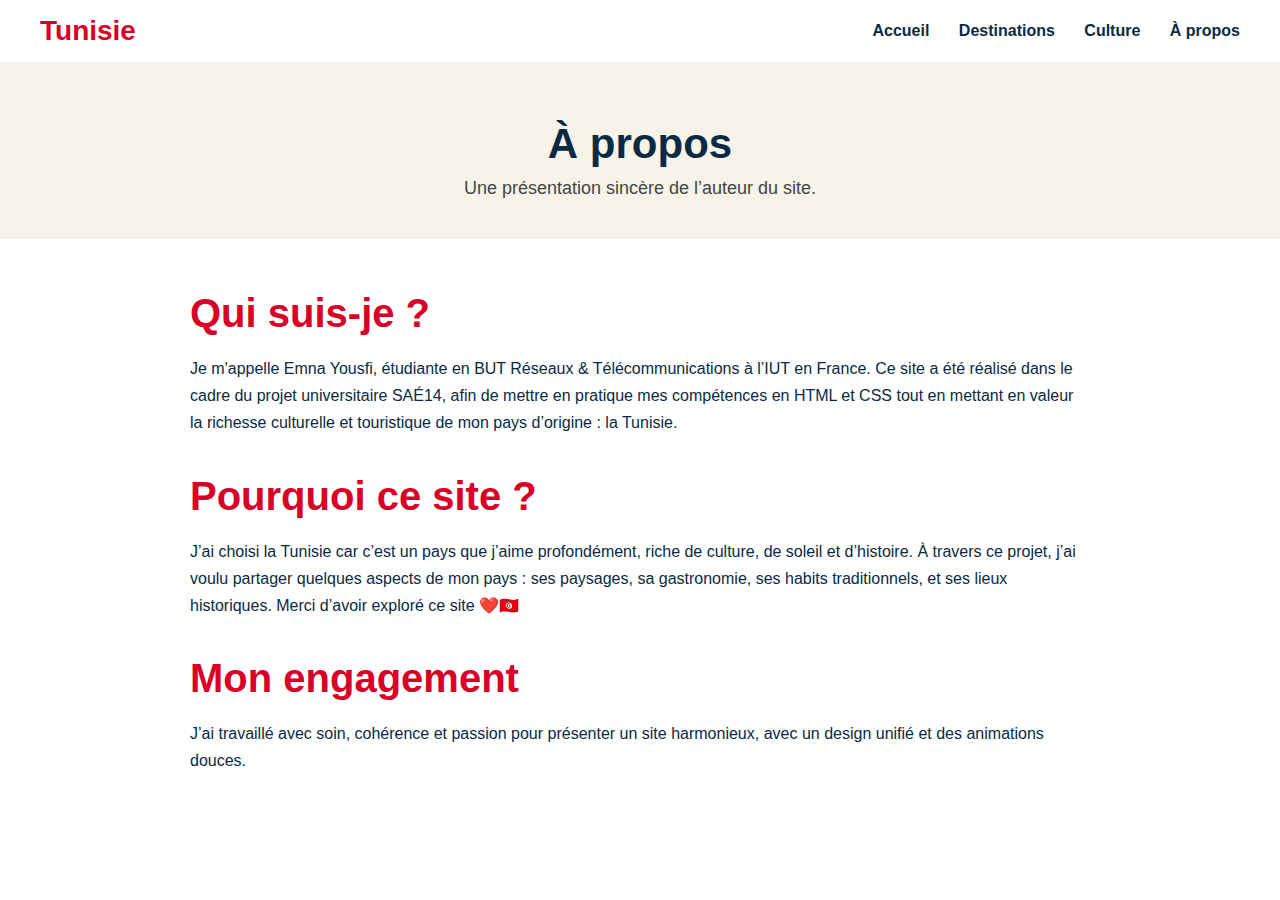
<file: a-propos.html>
<!DOCTYPE html>
<html lang="fr">
<head>
    <meta charset="UTF-8">
    <meta name="viewport" content="width=device-width, initial-scale=1.0">
    <title>À propos</title>
    <link rel="stylesheet" href="style.css">
</head>

<body>

<header>
    <a href="page-accueil.html" class="logo">Tunisie</a>
    <nav>
        <a href="page-accueil.html">Accueil</a>
        <a href="destinations.html">Destinations</a>
        <a href="culture.html">Culture</a>
        <a href="a-propos.html" aria-current="page">À propos</a>
    </nav>
</header>

<main>
<section class="page-header">
    <h1>À propos</h1>
    <p>Une présentation sincère de l’auteur du site.</p>
</section>

<section class="apropos-box">

    <h2>Qui suis-je ?</h2>
    <p>
        Je m'appelle Emna Yousfi, étudiante en BUT Réseaux & Télécommunications à l’IUT en France. Ce site a été réalisé dans le cadre du projet universitaire SAÉ14, afin de mettre en pratique mes compétences en HTML et CSS tout en mettant en valeur la richesse culturelle et touristique de mon pays d’origine : la Tunisie. 
    </p>

    <h2>Pourquoi ce site ?</h2>
    <p>
        J’ai choisi la Tunisie car c’est un pays que j’aime profondément, riche de culture, de soleil et d’histoire. À travers ce projet, j’ai voulu partager quelques aspects de mon pays : ses paysages, sa gastronomie, ses habits traditionnels, et ses lieux historiques. Merci d’avoir exploré ce site ❤️🇹🇳
    </p>

    <h2>Mon engagement</h2>
    <p>
        J’ai travaillé avec soin, cohérence et passion pour présenter un site harmonieux, avec un design unifié et des animations douces. 
    </p>

</section>
</main>

</body>
</html>
</file>
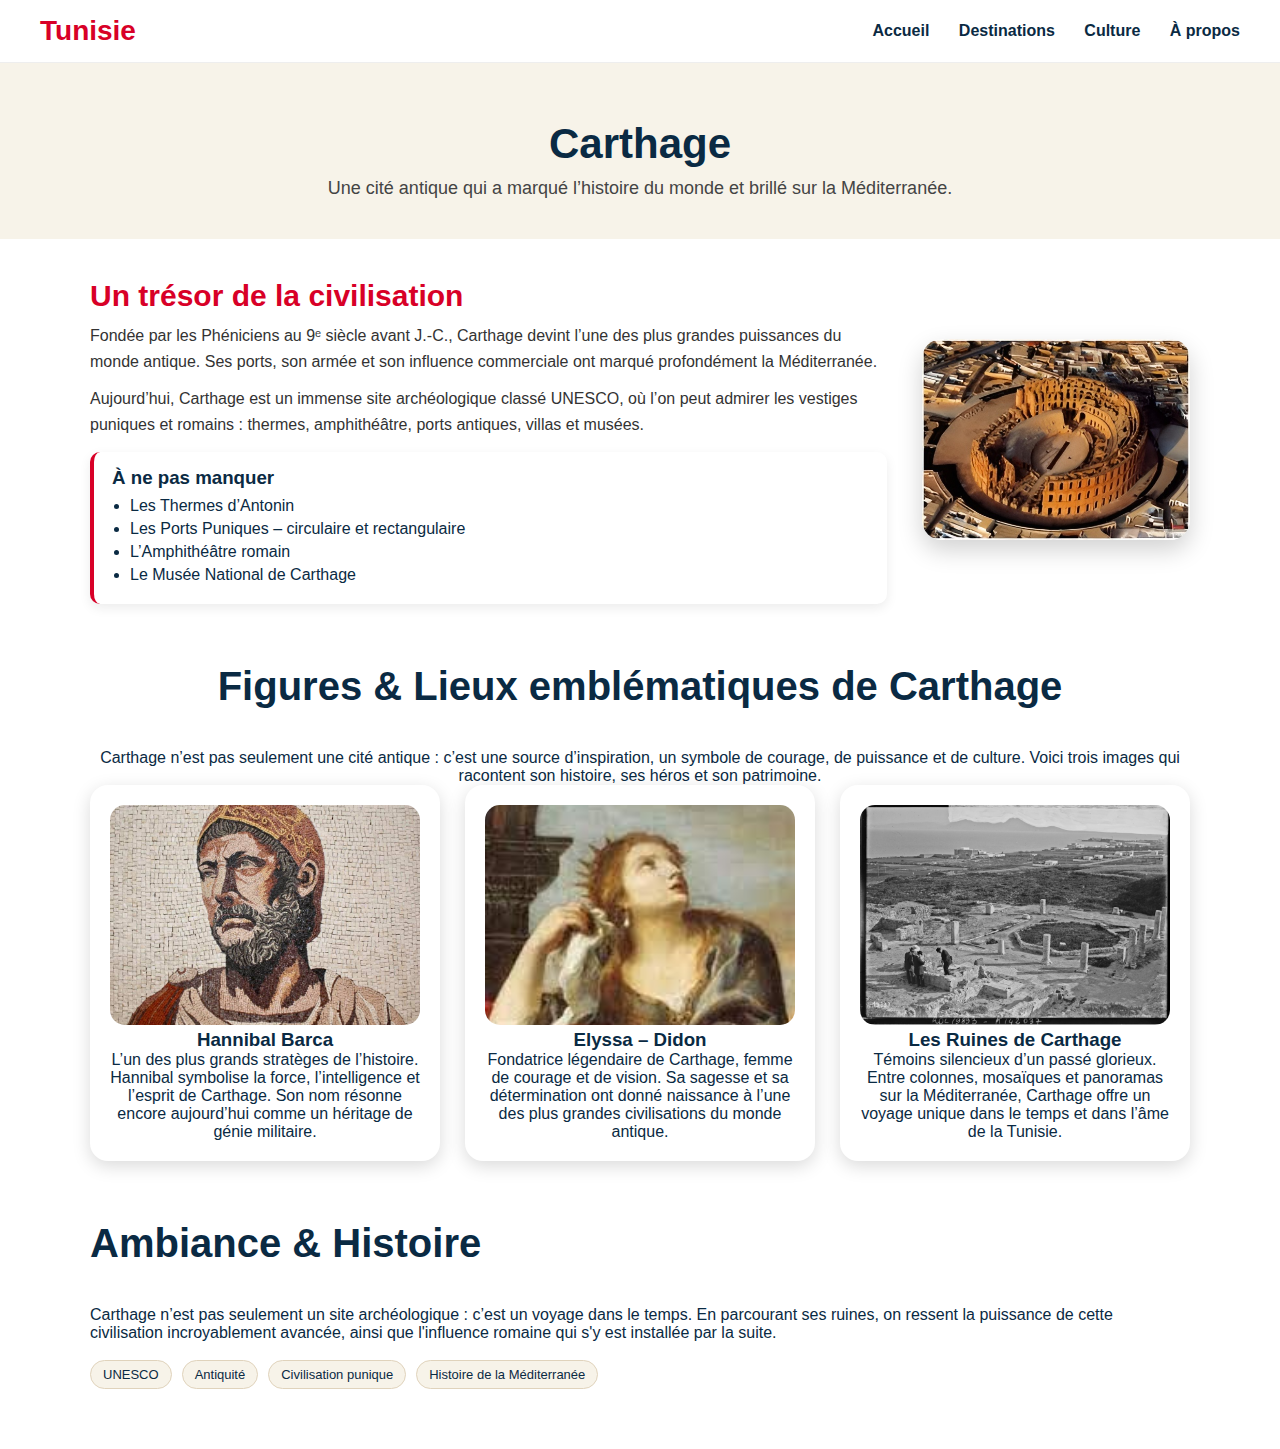
<file: carthage.html>
<!DOCTYPE html>
<html lang="fr">
<head>
    <meta charset="UTF-8">
    <meta name="viewport" content="width=device-width, initial-scale=1.0">
    <title>Carthage - Tunisie</title>
    <link rel="stylesheet" href="style.css">
</head>

<body>

<header>
    <a href="index.html" class="logo">Tunisie</a>

    <nav>
        <a href="index.html">Accueil</a>
        <a href="destinations.html">Destinations</a>
        <a href="culture.html">Culture</a>
        <a href="a-propos.html">À propos</a>
    </nav>
</header>

<main>

<section class="page-header">
    <h1>Carthage</h1>
    <p>Une cité antique qui a marqué l’histoire du monde et brillé sur la Méditerranée.</p>
</section>

<section class="place-layout">
    <div class="place-text">
        <h2>Un trésor de la civilisation</h2>
        <p>
            Fondée par les Phéniciens au 9ᵉ siècle avant J.-C., Carthage devint l’une des plus grandes puissances du monde antique.
            Ses ports, son armée et son influence commerciale ont marqué profondément la Méditerranée.
        </p>
        <p>
            Aujourd’hui, Carthage est un immense site archéologique classé UNESCO, où l’on peut admirer
            les vestiges puniques et romains : thermes, amphithéâtre, ports antiques, villas et musées.
        </p>

        <div class="highlight-box">
            <h3>À ne pas manquer</h3>
            <ul>
                <li>Les Thermes d’Antonin</li>
                <li>Les Ports Puniques – circulaire et rectangulaire</li>
                <li>L’Amphithéâtre romain</li>
                <li>Le Musée National de Carthage</li>
            </ul>
        </div>
    </div>

    <div class="place-image">
        <img src="image_projet/masrah.png" alt="Vue des ruines antiques de Carthage">
    </div>
</section>

<section class="carthage-gallery">

    <h2>Figures & Lieux emblématiques de Carthage</h2>

    <p class="gallery-intro">
        Carthage n’est pas seulement une cité antique : c’est une source d’inspiration, un symbole
        de courage, de puissance et de culture. Voici trois images qui racontent son histoire,
        ses héros et son patrimoine.
    </p>

    <div class="gallery-grid">

        <!-- HANNIBAL -->
        <div class="gallery-item">
            <img src="image_projet/hannibal.jpg" alt="Portrait en mosaïque d’Hannibal Barca">
            <h3>Hannibal Barca</h3>
            <p>
                L’un des plus grands stratèges de l’histoire. Hannibal symbolise la force,
                l’intelligence et l’esprit de Carthage. Son nom résonne encore aujourd’hui
                comme un héritage de génie militaire.
            </p>
        </div>

        <!-- ELYSSA (DIDO) -->
        <div class="gallery-item">
            <img src="image_projet/didon2.jpg" alt="Représentation artistique de la reine Elyssa Didon">
            <h3>Elyssa – Didon</h3>
            <p>
                Fondatrice légendaire de Carthage, femme de courage et de vision. Sa sagesse
                et sa détermination ont donné naissance à l’une des plus grandes civilisations
                du monde antique.
            </p>
        </div>

        <!-- RUINES ANTIQUES -->
        <div class="gallery-item">
            <img src="image_projet/carth.jpg" alt="Ruines antiques de Carthage face à la mer Méditerranée">
            <h3>Les Ruines de Carthage</h3>
            <p>
                Témoins silencieux d’un passé glorieux. Entre colonnes, mosaïques et panoramas
                sur la Méditerranée, Carthage offre un voyage unique dans le temps et dans l’âme
                de la Tunisie.
            </p>
        </div>

    </div>

</section>

<section class="place-extra">
    <h2>Ambiance & Histoire</h2>
    <p>
        Carthage n’est pas seulement un site archéologique : c’est un voyage dans le temps.
        En parcourant ses ruines, on ressent la puissance de cette civilisation incroyablement avancée,
        ainsi que l'influence romaine qui s'y est installée par la suite.
    </p>

    <div class="tag-list">
        <span class="tag">UNESCO</span>
        <span class="tag">Antiquité</span>
        <span class="tag">Civilisation punique</span>
        <span class="tag">Histoire de la Méditerranée</span>
    </div>
</section>

</main>

</body>
</html>
</file>
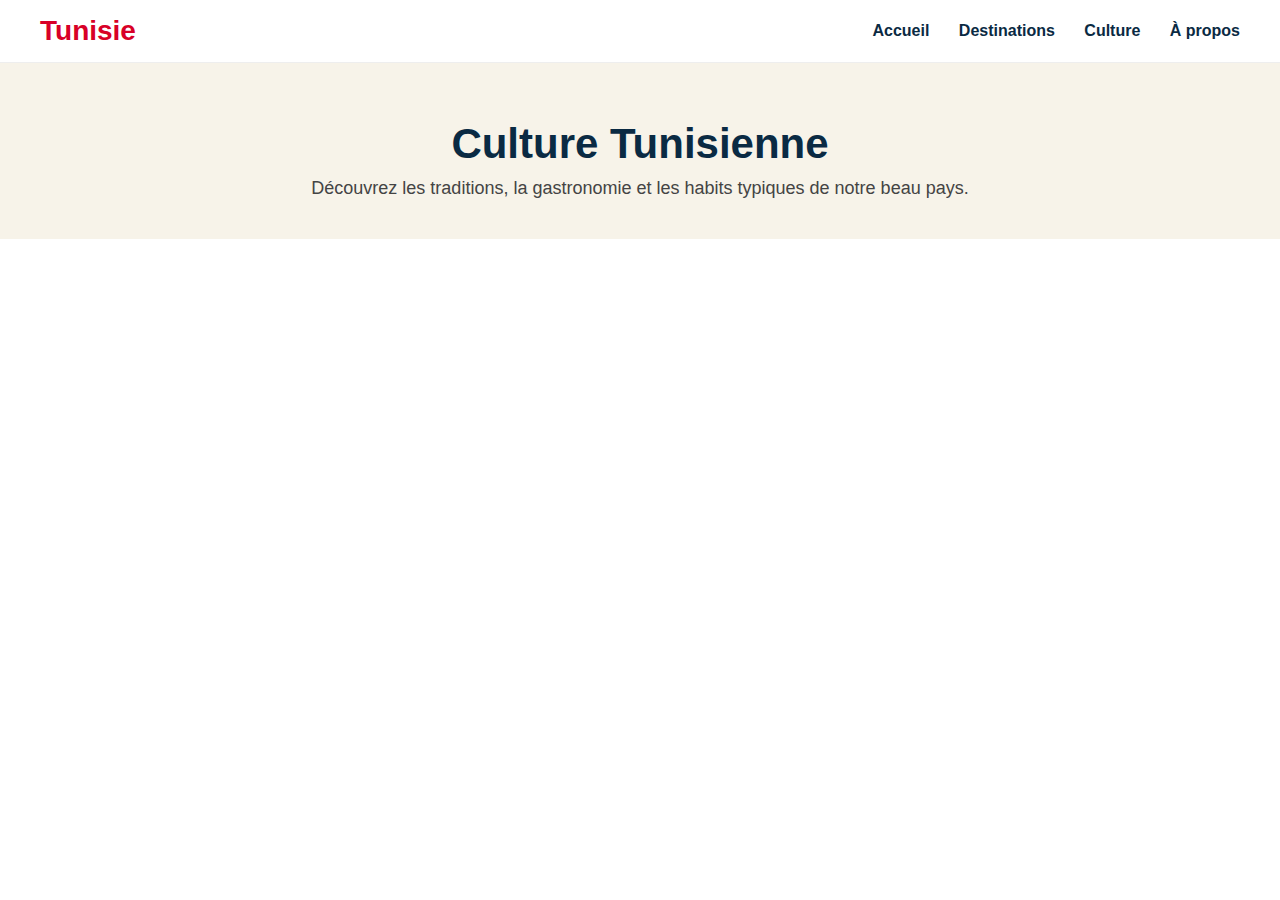
<file: culture.html>
<!DOCTYPE html>
<html lang="fr">
<head>
    <meta charset="UTF-8">
    <meta name="viewport" content="width=device-width, initial-scale=1.0">
    <title>Culture Tunisienne</title>
    <link rel="stylesheet" href="style.css">
</head>

<body>

<header>
    <a href="page-accueil.html" class="logo">Tunisie</a>
    <nav>
        <a href="page-accueil.html">Accueil</a>
        <a href="destinations.html">Destinations</a>
        <a href="culture.html" aria-current="page">Culture</a>
        <a href="a-propos.html">À propos</a>
    </nav>
</header>

<main>

<section class="page-header">
    <h1>Culture Tunisienne</h1>
    <p>Découvrez les traditions, la gastronomie et les habits typiques de notre beau pays.</p>
</section>



</main>

</body>
</html>
</file>
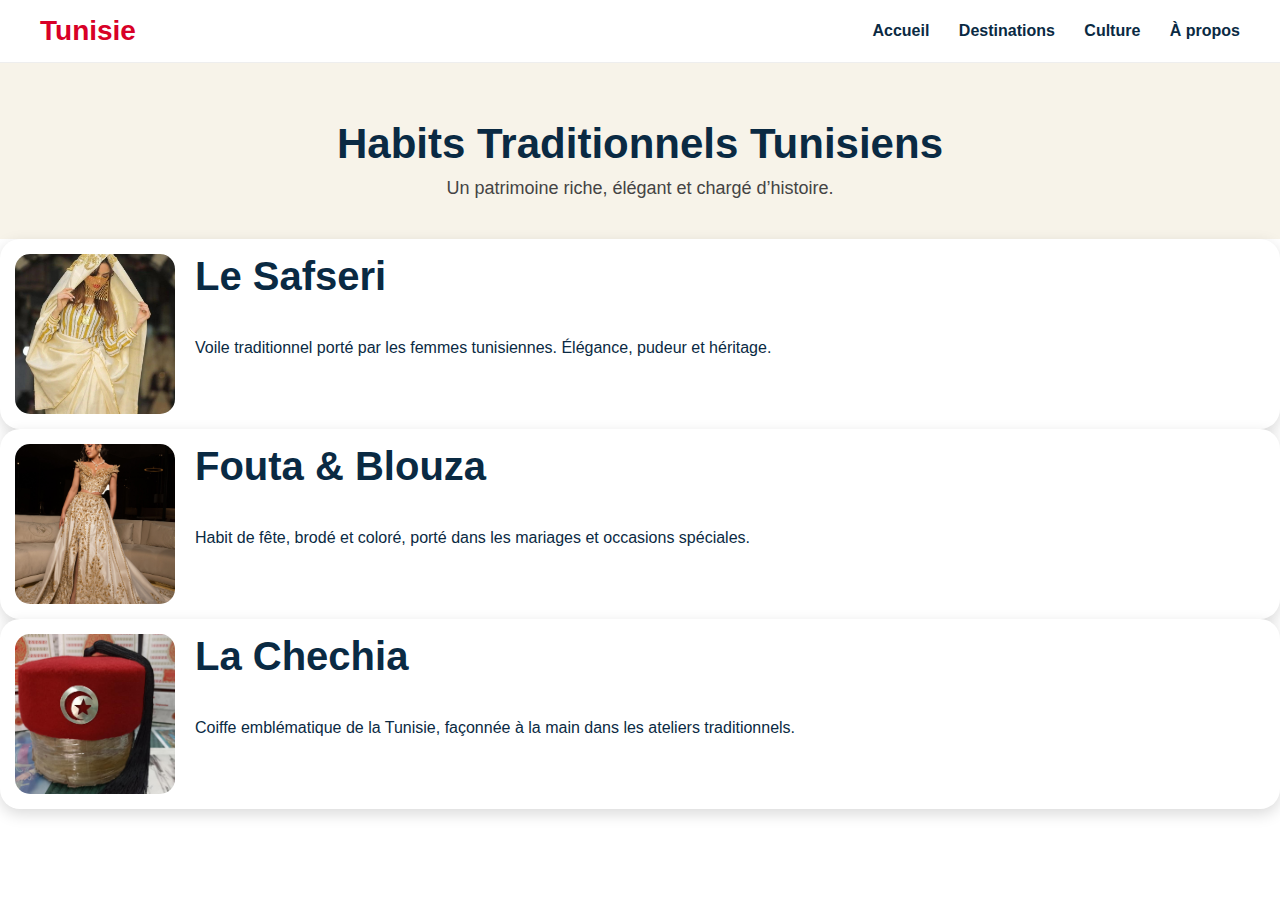
<file: habits.html>
<!DOCTYPE html>
<html lang="fr">
<head>
    <meta charset="UTF-8">
    <meta name="viewport" content="width=device-width, initial-scale=1.0">
    <title>Habits Traditionnels</title>
    <link rel="stylesheet" href="style.css">
</head>

<body>

<header>
    <a href="page-accueil.html" class="logo">Tunisie</a>
    <nav>
        <a href="page-accueil.html">Accueil</a>
        <a href="destinations.html">Destinations</a>
        <a href="culture.html">Culture</a>
        <a href="a-propos.html">À propos</a>
    </nav>
</header>

<main>

<section class="page-header">
    <h1>Habits Traditionnels Tunisiens</h1>
    <p>Un patrimoine riche, élégant et chargé d’histoire.</p>
</section>

<section class="habits-list">

    <div class="plat-item">
        <img src="image_projet/safseri.png" alt="Safseri tunisien traditionnel porté par les femmes">
        <div>
            <h2>Le Safseri</h2>
            <p>Voile traditionnel porté par les femmes tunisiennes. Élégance, pudeur et héritage.</p>
        </div>
    </div>

    <div class="plat-item">
        <img src="image_projet/fouta.jpg" alt="Tenue Fouta et Blouza, habit traditionnel de fête en Tunisie">
        <div>
            <h2>Fouta & Blouza</h2>
            <p>Habit de fête, brodé et coloré, porté dans les mariages et occasions spéciales.</p>
        </div>
    </div>

    <div class="plat-item">
        <img src="image_projet/chachia.jpg" alt="Chechia tunisienne rouge fabriquée à la main">
        <div>
            <h2>La Chechia</h2>
            <p>Coiffe emblématique de la Tunisie, façonnée à la main dans les ateliers traditionnels.</p>
        </div>
    </div>

</section>

</main>

</body>
</html>
</file>
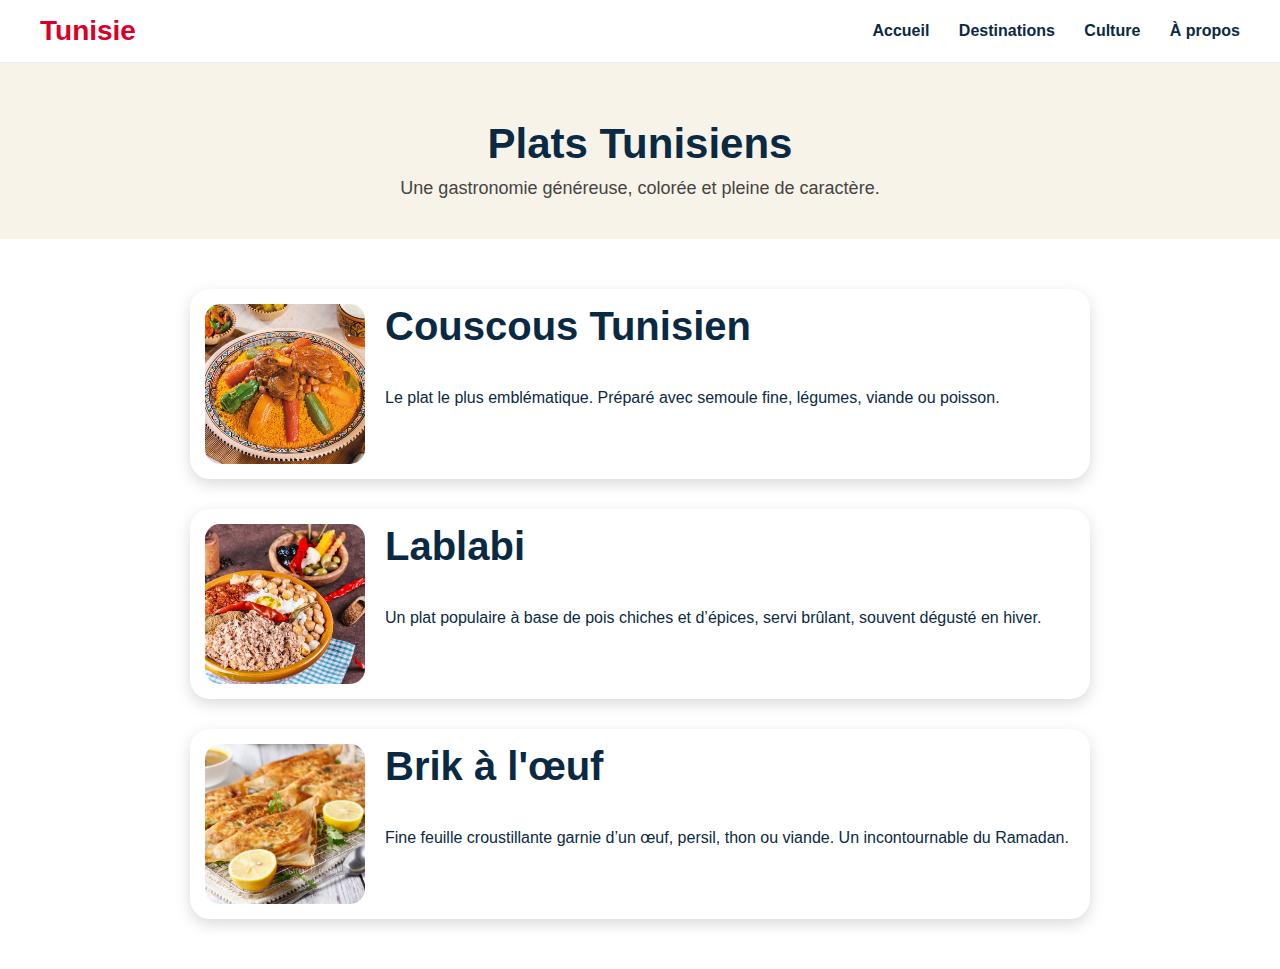
<file: plats.html>
<!DOCTYPE html>
<html lang="fr">
<head>
    <meta charset="UTF-8">
    <meta name="viewport" content="width=device-width, initial-scale=1.0">
    <title>Plats Tunisiens</title>
    <link rel="stylesheet" href="style.css">
</head>

<body>

<header>
    <a href="page-accueil.html" class="logo">Tunisie</a>
    <nav>
        <a href="page-accueil.html">Accueil</a>
        <a href="destinations.html">Destinations</a>
        <a href="culture.html">Culture</a>
        <a href="a-propos.html">À propos</a>
    </nav>
</header>

<main>

<section class="page-header">
    <h1>Plats Tunisiens</h1>
    <p>Une gastronomie généreuse, colorée et pleine de caractère.</p>
</section>

<section class="plats-list">

    <div class="plat-item">
        <img src="image_projet/couscous.jpg" alt="Couscous tunisien traditionnel avec légumes et viande">
        <div>
            <h2>Couscous Tunisien</h2>
            <p>Le plat le plus emblématique. Préparé avec semoule fine, légumes, viande ou poisson.</p>
        </div>
    </div>

    <div class="plat-item">
        <img src="image_projet/lablebi.jpg" alt="Bol de Lablabi tunisien garni de pois chiches et épices">
        <div>
            <h2>Lablabi</h2>
            <p>Un plat populaire à base de pois chiches et d’épices, servi brûlant, souvent dégusté en hiver.</p>
        </div>
    </div>

    <div class="plat-item">
        <img src="image_projet/brik.jpg" alt="Brik tunisien croustillant farci à l'œuf et au thon">
        <div>
            <h2>Brik à l'œuf</h2>
            <p>Fine feuille croustillante garnie d’un œuf, persil, thon ou viande. Un incontournable du Ramadan.</p>
        </div>
    </div>

</section>

</main>

</body>
</html>
</file>
<file: style.css>
/* -------------------- */
/* RESET + BASE */
/* -------------------- */

* {
    margin: 0;
    padding: 0;
    box-sizing: border-box;
    font-family: "Poppins", sans-serif;
}

body {
    background: white;
    color: #0A2A43;
}

/* -------------------- */
/* HEADER */
/* -------------------- */

header {
    width: 100%;
    padding: 15px 40px;
    background: white;
    display: flex;
    justify-content: space-between;
    align-items: center;
    position: fixed;
    top: 0;
    z-index: 999;
    border-bottom: 1px solid #eee;
}

.logo {
    font-size: 28px;
    font-weight: 700;
    color: #D80027;
    text-decoration: none;
    animation: logoPulse 2.5s infinite ease-in-out;
}

.logo:hover {
    transform: scale(1.15) rotate(-2deg);
}

@keyframes logoPulse {
    0% { transform: scale(1); }
    50% { transform: scale(1.10); }
    100% { transform: scale(1); }
}

nav a {
    margin-left: 25px;
    text-decoration: none;
    color: #0A2A43;
    font-weight: 600;
    transition: 0.3s;
}

nav a:hover {
    color: #D80027;
}

/* -------------------- */
/* HERO SECTION */
/* -------------------- */

.hero {
    height: 100vh;
    background: url("image_projet/sidi-bousaid-page-accueil.png") center/cover no-repeat;
    display: flex;
    justify-content: center;
    align-items: center;
    text-align: center;
    padding: 20px;
    margin-top: 70px;
    animation: zoom-bg 12s ease-in-out infinite alternate;
}

@keyframes zoom-bg {
    from { transform: scale(1); }
    to { transform: scale(1.04); }
}

.hero h1 {
    font-size: 60px;
    color: white;
    animation: fade 2s ease forwards;
}

.hero p {
    margin-top: 15px;
    color: #f2f2f2;
    font-size: 22px;
    animation: fade 3s ease forwards;
}

.btn {
    display: inline-block;
    margin-top: 25px;
    padding: 14px 35px;
    background: #D80027;
    color: white;
    border-radius: 40px;
    font-size: 18px;
    text-decoration: none;
    transition: 0.3s;
}

.btn:hover {
    background: #0A2A43;
}

@keyframes fade {
    from { opacity: 0; transform: translateY(30px); }
    to { opacity: 1; transform: translateY(0); }
}

/* -------------------- */
/* DESTINATIONS HOME */
/* -------------------- */

.destinations-section {
    padding: 70px 50px;
    text-align: center;
}

h2 {
    font-size: 40px;
    margin-bottom: 40px;
    color: #0A2A43;
}

.cards {
    display: flex;
    justify-content: center;
    gap: 40px;
    flex-wrap: wrap;
}

.card {
    width: 300px;
    border-radius: 15px;
    overflow: hidden;
    background: #F7F3E9;
    box-shadow: 0 5px 20px rgba(0,0,0,0.15);
    transition: 0.3s;
}

.card:hover {
    transform: scale(1.05);
}

.card img {
    width: 100%;
    height: 200px;
    object-fit: cover;
}

.card h3 {
    padding: 15px;
    color: #D80027;
}

/* ------------------------ */
/* SECTION CARTE TUNISIE */
/* ------------------------ */

.carte-section {
    padding: 60px 30px;
    text-align: center;
}

.carte-tunisie {
    width: 70%;
    max-width: 600px;
    border-radius: 15px;
    box-shadow: 0 10px 25px rgba(0,0,0,0.20);
    animation: fade 2s ease forwards;
}

@media (max-width: 600px) {
    .carte-tunisie {
        width: 95%;
    }
}

/* ----------------------------- */
/* SECTION VIDÉO (LOCALE MP4)   */
/* ----------------------------- */

.video-section {
    text-align: center;
    margin-top: 60px;
    margin-bottom: 60px;
}

.video-section h2 {
    color: #0A2A43;
    font-size: 32px;
    margin-bottom: 20px;
}

.video-description {
    width: 80%;
    max-width: 700px;
    margin: 0 auto 30px auto;
    font-size: 18px;
    color: #444;
    line-height: 1.6;
}

.video-container {
    width: 80%;
    max-width: 900px;
    margin: 0 auto;
    border-radius: 20px;
    overflow: hidden;
    box-shadow: 0 10px 25px rgba(0,0,0,0.2);
}

.video-player {
    width: 100%;
    height: 100%;
    object-fit: cover; /* FINALLY removes black bars */
    display: block;
}

/* ----------------------------- */
/* PAGE DESTINATIONS LISTE      */
/* ----------------------------- */

.dest-header {
    padding-top: 120px;
    text-align: center;
    padding-bottom: 40px;
    background: #F7F3E9;
}

.dest-header h1 {
    color: #0A2A43;
    font-size: 45px;
    margin-bottom: 10px;
    animation: fade-up 1s ease forwards;
}

.dest-header p {
    font-size: 18px;
    color: #444;
}

.dest-list {
    width: 90%;
    max-width: 1100px;
    margin: 40px auto 80px auto;
    display: flex;
    flex-direction: column;
    gap: 50px;
}

.dest-card {
    display: flex;
    background: white;
    border-radius: 20px;
    overflow: hidden;
    box-shadow: 0 10px 25px rgba(0,0,0,0.15);
    transition: 0.3s;
}

.dest-card:hover {
    transform: scale(1.02);
}

.dest-card img {
    width: 45%;
    object-fit: cover;
}

.dest-info {
    padding: 30px;
    width: 55%;
    display: flex;
    flex-direction: column;
    justify-content: center;
}

.dest-info h2 {
    font-size: 32px;
    color: #D80027;
    margin-bottom: 10px;
}

.dest-info p {
    color: #333;
    margin-bottom: 20px;
    line-height: 1.5;
}

.btn-red {
    display: inline-block;
    padding: 12px 25px;
    background: #D80027;
    color: white;
    border-radius: 40px;
    font-weight: 600;
    text-decoration: none;
    transition: 0.3s;
}

.btn-red:hover {
    background: #0A2A43;
}

@media (max-width: 900px) {
    .dest-card {
        flex-direction: column;
    }
    .dest-card img {
        width: 100%;
        height: 230px;
    }
    .dest-info {
        width: 100%;
    }
}

/* ----------------------------- */
/* PAGE DESTINATION DÉTAIL      */
/* ----------------------------- */

.page-header {
    padding-top: 120px;
    padding-bottom: 40px;
    text-align: center;
    background: #F7F3E9;
}

.page-header h1 {
    font-size: 42px;
    color: #0A2A43;
    margin-bottom: 10px;
    animation: fade-up 1s ease forwards;
}

.page-header p {
    font-size: 18px;
    color: #444;
}

.place-layout {
    width: 90%;
    max-width: 1100px;
    margin: 40px auto 40px auto;
    display: flex;
    gap: 35px;
    align-items: center;
}

.place-text h2 {
    font-size: 30px;
    color: #D80027;
    margin-bottom: 10px;
}

.place-text p {
    margin-bottom: 12px;
    line-height: 1.6;
    color: #333;
}

.place-image img {
    width: 100%;
    border-radius: 20px;
    box-shadow: 0 10px 25px rgba(0,0,0,0.18);
    object-fit: cover;
}

.highlight-box {
    margin-top: 15px;
    padding: 15px 18px;
    background: #fff;
    border-left: 4px solid #D80027;
    border-radius: 10px;
    box-shadow: 0 4px 12px rgba(0,0,0,0.08);
}

.highlight-box h3 {
    margin-bottom: 8px;
    color: #0A2A43;
}

.highlight-box ul {
    padding-left: 18px;
}

.highlight-box li {
    margin-bottom: 5px;
}

.place-extra {
    width: 90%;
    max-width: 1100px;
    margin: 0 auto 60px auto;
}

.tag-list {
    margin-top: 18px;
    display: flex;
    flex-wrap: wrap;
    gap: 10px;
}

.tag {
    padding: 6px 12px;
    border-radius: 999px;
    background: #F7F3E9;
    color: #0A2A43;
    font-size: 13px;
    border: 1px solid #E0D3BC;
}

@media (max-width: 900px) {
    .place-layout {
        flex-direction: column;
    }
}

/* ----------------------------- */
/* GALERIE CARTHAGE */
/* ----------------------------- */

.carthage-gallery {
    width: 90%;
    max-width: 1100px;
    margin: 60px auto;
    text-align: center;
}

.gallery-grid {
    display: grid;
    grid-template-columns: repeat(3, 1fr);
    gap: 25px;
}

.gallery-item {
    background: #fff;
    padding: 20px;
    border-radius: 18px;
    box-shadow: 0 5px 18px rgba(0,0,0,0.15);
    transition: 0.3s;
}

.gallery-item:hover {
    transform: scale(1.05);
}

.gallery-item img {
    width: 100%;
    height: 220px;
    border-radius: 15px;
    object-fit: cover;
}

@media (max-width: 900px) {
    .gallery-grid {
        grid-template-columns: 1fr;
    }
    .gallery-item img {
        height: 250px;
    }
}

/* ----------------------------- */
/* PAGES PLATS / HABITS */
/* ----------------------------- */

.plats-list {
    width: 90%;
    max-width: 900px;
    margin: 50px auto;
    display: flex;
    flex-direction: column;
    gap: 30px;
}

.plat-item {
    display: flex;
    gap: 20px;
    padding: 15px;
    background: #fff;
    border-radius: 20px;
    box-shadow: 0 5px 15px rgba(0,0,0,0.15);
}

.plat-item img {
    width: 160px;
    height: 160px;
    border-radius: 15px;
    object-fit: cover;
}

/* ----------------------------- */
/* PAGE À PROPOS */
/* ----------------------------- */

.apropos-box {
    width: 85%;
    max-width: 900px;
    margin: 40px auto 60px auto;
    line-height: 1.7;
}

.apropos-box h2 {
    color: #D80027;
    margin-top: 25px;
    margin-bottom: 8px;
}
</file>
